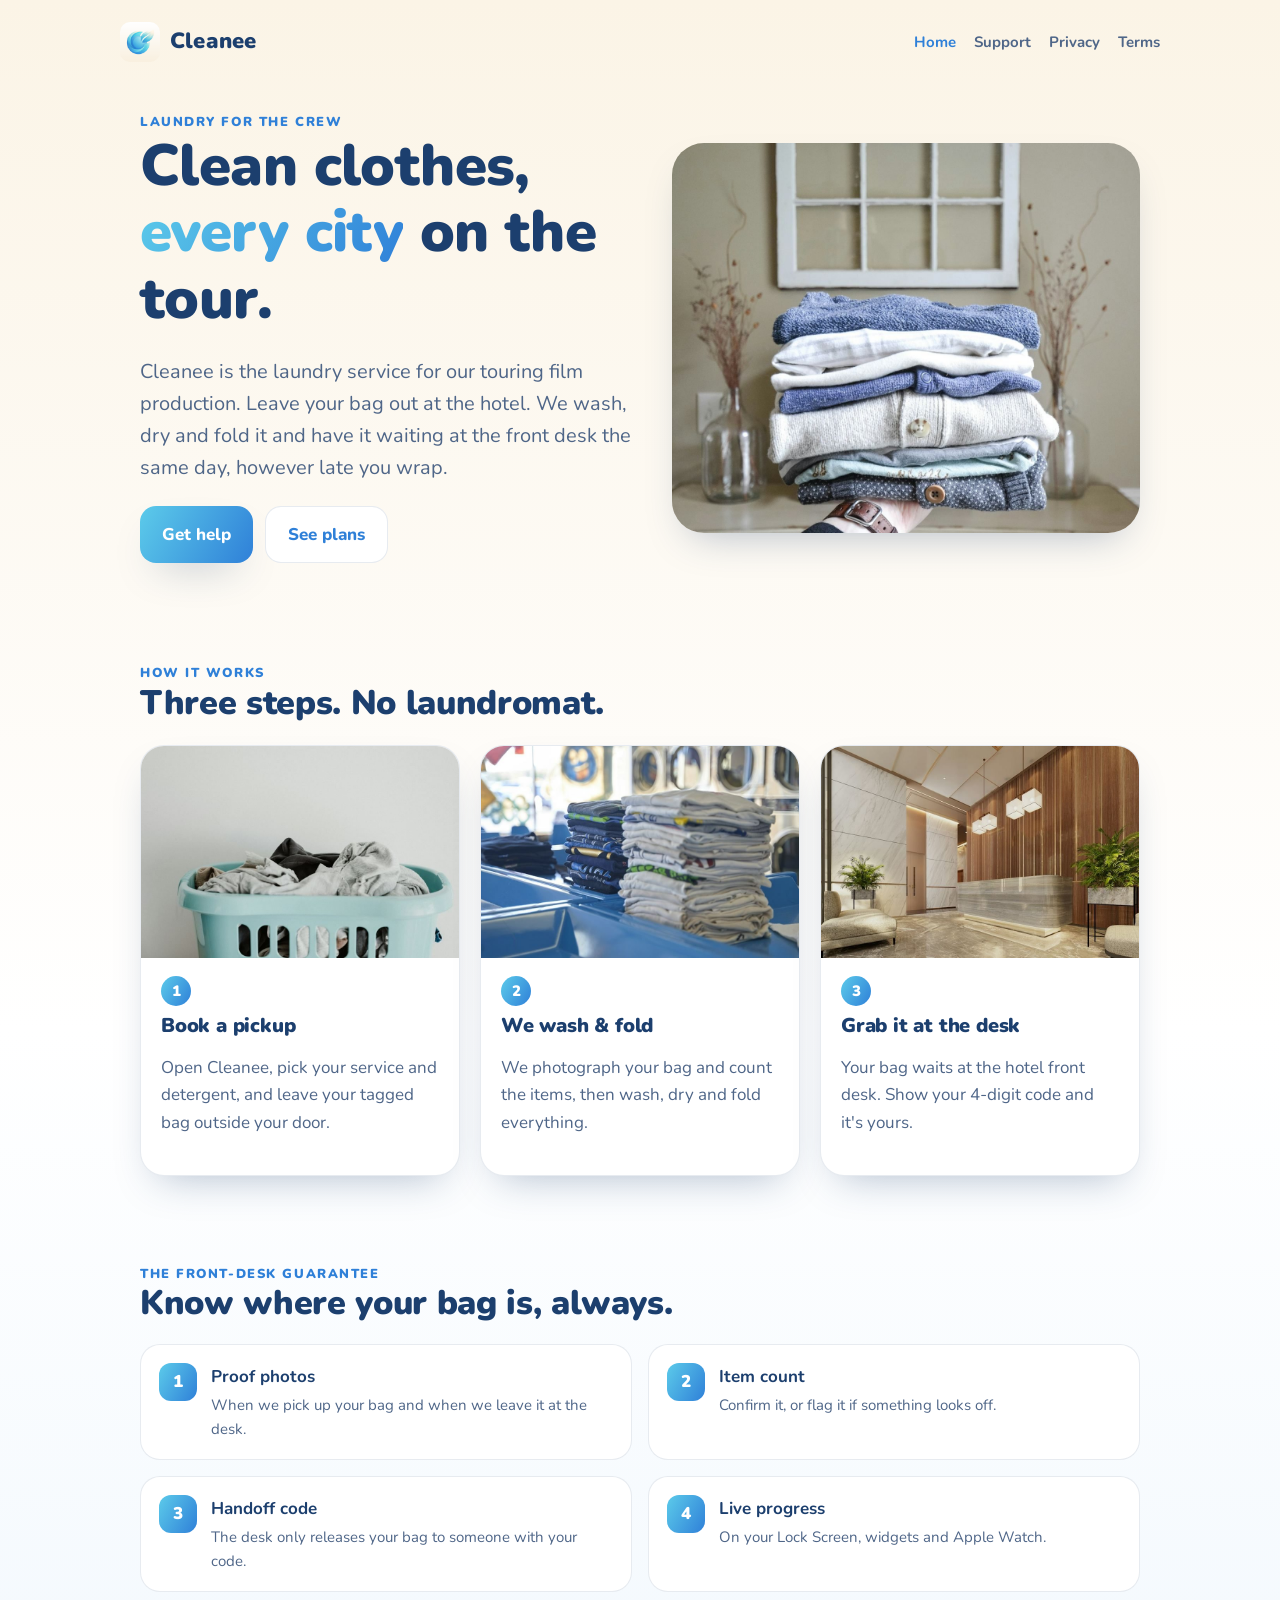
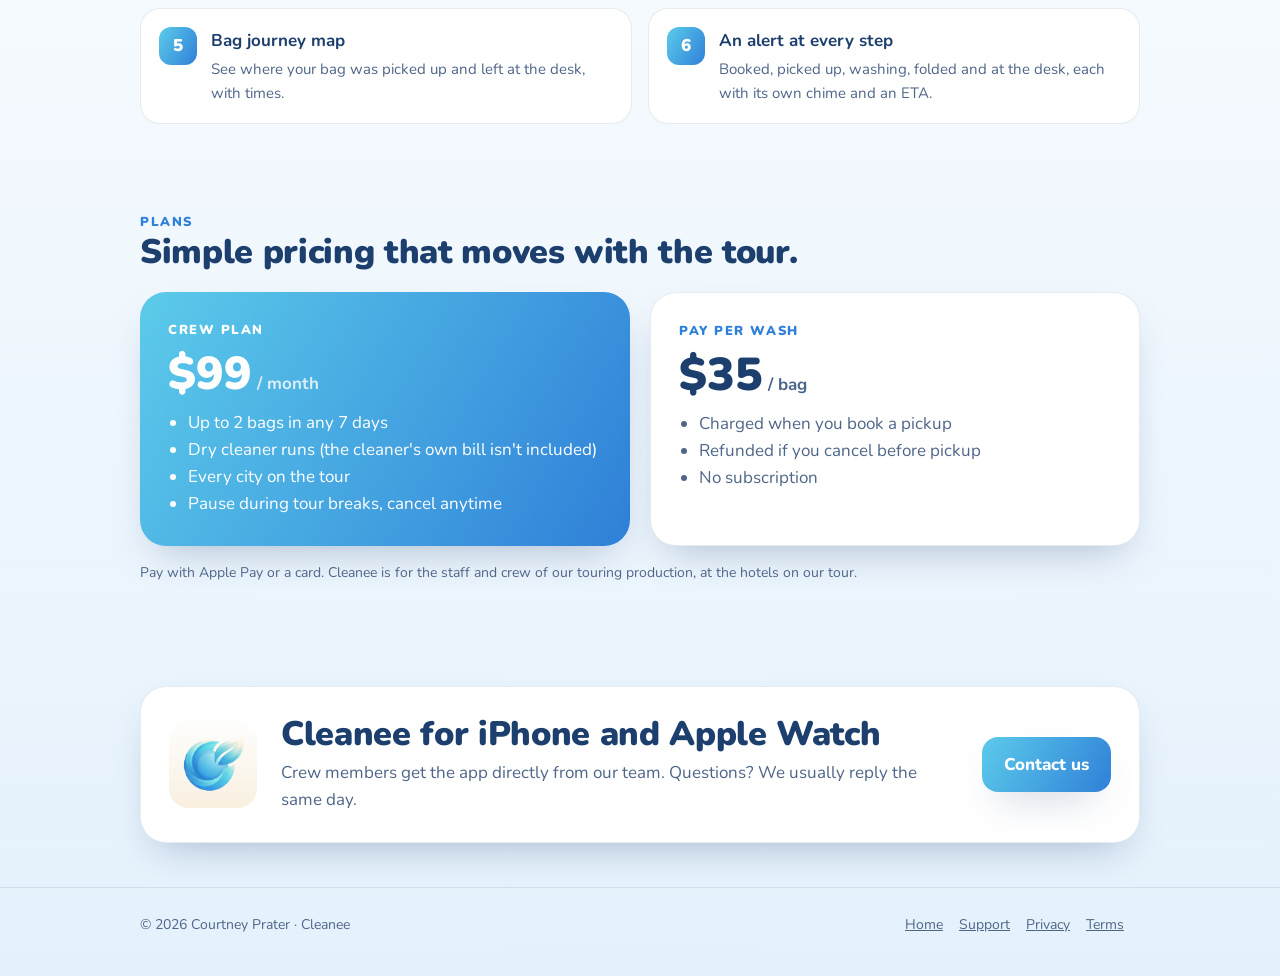
<file: index.html>
<!doctype html>
<html lang="en"><head><meta charset="utf-8"><meta name="viewport" content="width=device-width,initial-scale=1">
<title>Cleanee: laundry for the crew</title><meta name="description" content="Laundry pickup for touring film crews. Bag out at your hotel, clean clothes at the front desk the same day.">
<meta name="theme-color" content="#2F80D8">
<meta property="og:title" content="Cleanee: laundry for the crew"><meta property="og:description" content="Laundry pickup for touring film crews. Bag out at your hotel, clean clothes at the front desk the same day."><meta property="og:image" content="img/hero.jpg">
<link rel="icon" href="img/favicon.png"><link rel="apple-touch-icon" href="img/apple-touch-icon.png">
<link rel="preconnect" href="https://fonts.googleapis.com"><link rel="preconnect" href="https://fonts.gstatic.com" crossorigin>
<link href="https://fonts.googleapis.com/css2?family=Nunito:wght@400;700;800;900&display=swap" rel="stylesheet">
<link rel="stylesheet" href="style.css"></head>
<body>
<header class="wrap top"><a class="logo" href="index.html"><img src="img/icon.png" alt="">Cleanee</a><nav><a href="index.html" aria-current="page">Home</a><a href="support.html">Support</a><a href="privacy.html">Privacy</a><a href="terms.html">Terms</a></nav></header>
<main class="wrap">
<section class="hero">
<div>
<div class="eyebrow">Laundry for the crew</div>
<h1>Clean clothes, <span class="accent">every city</span> on the tour.</h1>
<p class="lead">Cleanee is the laundry service for our touring film production. Leave your bag out at the hotel. We wash, dry and fold it and have it waiting at the front desk the same day, however late you wrap.</p>
<div class="actions"><a class="btn" href="support.html">Get help</a><a class="btn ghost" href="#plans">See plans</a></div>
</div>
<div class="shot"><img src="img/hero.jpg" alt="A neat stack of folded laundry"></div>
</section>

<section class="section" id="how">
<div class="eyebrow">How it works</div>
<h2>Three steps. No laundromat.</h2>
<div class="steps">
<div class="step"><img src="img/pickup.jpg" alt="A laundry basket" loading="lazy"><div><span class="num">1</span><h3>Book a pickup</h3><p>Open Cleanee, pick your service and detergent, and leave your tagged bag outside your door.</p></div></div>
<div class="step"><img src="img/washfold.jpg" alt="Stacks of folded shirts" loading="lazy"><div><span class="num">2</span><h3>We wash &amp; fold</h3><p>We photograph your bag and count the items, then wash, dry and fold everything.</p></div></div>
<div class="step"><img src="img/frontdesk.jpg" alt="A hotel lobby front desk" loading="lazy"><div><span class="num">3</span><h3>Grab it at the desk</h3><p>Your bag waits at the hotel front desk. Show your 4-digit code and it's yours.</p></div></div>
</div>
</section>

<section class="section">
<div class="eyebrow">The front-desk guarantee</div>
<h2>Know where your bag is, always.</h2>
<div class="features">
<div class="feature"><div class="dot">1</div><div><strong>Proof photos</strong><p>When we pick up your bag and when we leave it at the desk.</p></div></div>
<div class="feature"><div class="dot">2</div><div><strong>Item count</strong><p>Confirm it, or flag it if something looks off.</p></div></div>
<div class="feature"><div class="dot">3</div><div><strong>Handoff code</strong><p>The desk only releases your bag to someone with your code.</p></div></div>
<div class="feature"><div class="dot">4</div><div><strong>Live progress</strong><p>On your Lock Screen, widgets and Apple Watch.</p></div></div>
<div class="feature"><div class="dot">5</div><div><strong>Bag journey map</strong><p>See where your bag was picked up and left at the desk, with times.</p></div></div>
<div class="feature"><div class="dot">6</div><div><strong>An alert at every step</strong><p>Booked, picked up, washing, folded and at the desk, each with its own chime and an ETA.</p></div></div>
</div>
</section>

<section class="section" id="plans">
<div class="eyebrow">Plans</div>
<h2>Simple pricing that moves with the tour.</h2>
<div class="plans">
<div class="plan best"><div class="eyebrow">Crew Plan</div><div class="price">$99<small> / month</small></div><ul><li>Up to 2 bags in any 7 days</li><li>Dry cleaner runs (the cleaner's own bill isn't included)</li><li>Every city on the tour</li><li>Pause during tour breaks, cancel anytime</li></ul></div>
<div class="plan"><div class="eyebrow">Pay Per Wash</div><div class="price">$35<small> / bag</small></div><ul><li>Charged when you book a pickup</li><li>Refunded if you cancel before pickup</li><li>No subscription</li></ul></div>
</div>
<p class="small" style="margin-top:16px">Pay with Apple Pay or a card. Cleanee is for the staff and crew of our touring production, at the hotels on our tour.</p>
</section>

<section class="section"><div class="card" style="display:flex;gap:24px;align-items:center;flex-wrap:wrap">
<img src="img/icon.png" alt="Cleanee app icon" style="width:88px;height:88px;border-radius:20px">
<div style="flex:1;min-width:240px"><h2 style="margin:0">Cleanee for iPhone and Apple Watch</h2><p style="margin:.3em 0 0">Crew members get the app directly from our team. Questions? We usually reply the same day.</p></div>
<a class="btn" href="mailto:prater10@icloud.com?subject=Cleanee">Contact us</a>
</div></section>
</main>
<footer><div class="wrap"><div>&copy; 2026 Courtney Prater &middot; Cleanee</div><div><a href="index.html" aria-current="page">Home</a><a href="support.html">Support</a><a href="privacy.html">Privacy</a><a href="terms.html">Terms</a></div></div></footer>
</body></html>
</file>
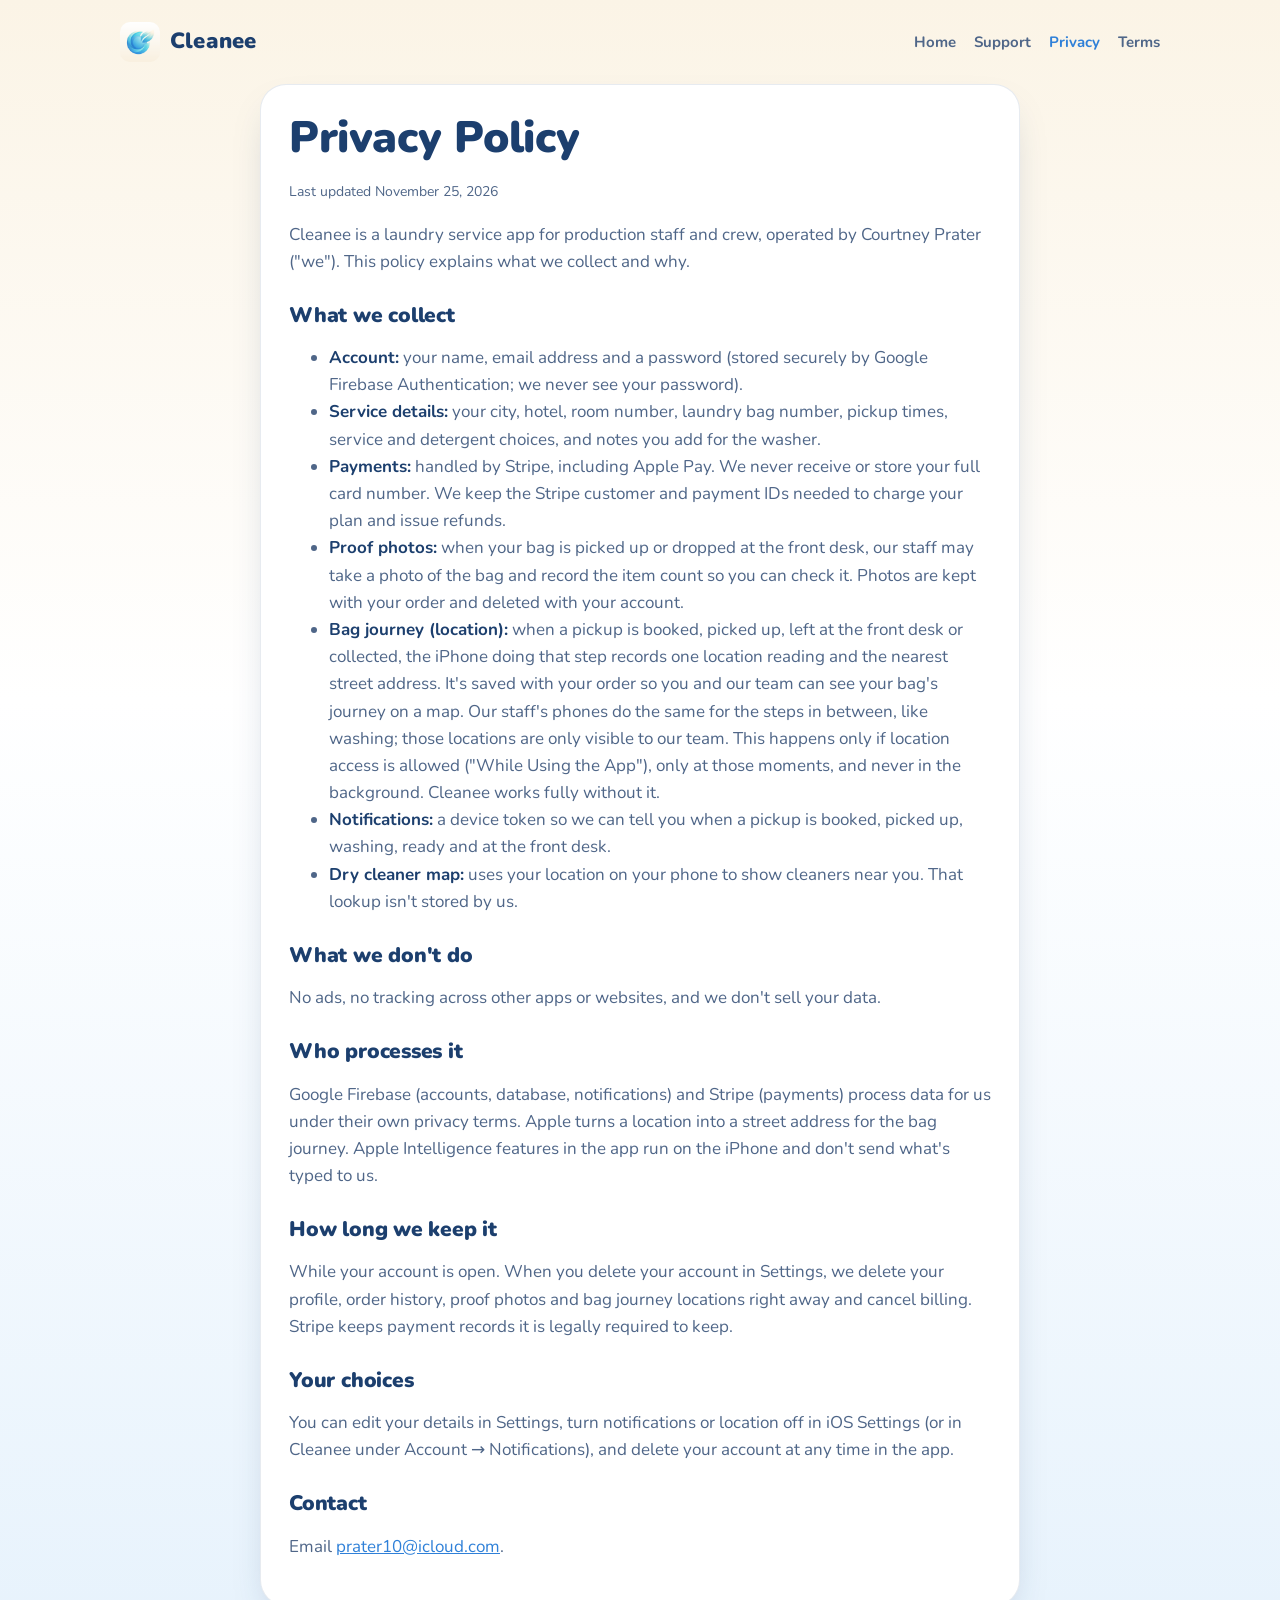
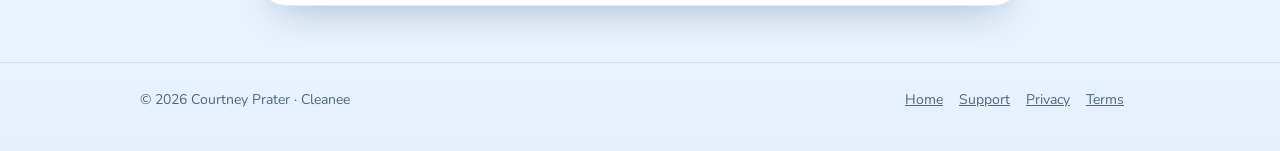
<file: privacy.html>
<!doctype html>
<html lang="en"><head><meta charset="utf-8"><meta name="viewport" content="width=device-width,initial-scale=1">
<title>Cleanee Privacy Policy</title><meta name="description" content="What Cleanee collects and why.">
<meta name="theme-color" content="#2F80D8">
<meta property="og:title" content="Cleanee Privacy Policy"><meta property="og:description" content="What Cleanee collects and why."><meta property="og:image" content="img/hero.jpg">
<link rel="icon" href="img/favicon.png"><link rel="apple-touch-icon" href="img/apple-touch-icon.png">
<link rel="preconnect" href="https://fonts.googleapis.com"><link rel="preconnect" href="https://fonts.gstatic.com" crossorigin>
<link href="https://fonts.googleapis.com/css2?family=Nunito:wght@400;700;800;900&display=swap" rel="stylesheet">
<link rel="stylesheet" href="style.css"></head>
<body>
<header class="wrap top"><a class="logo" href="index.html"><img src="img/icon.png" alt="">Cleanee</a><nav><a href="index.html">Home</a><a href="support.html">Support</a><a href="privacy.html" aria-current="page">Privacy</a><a href="terms.html">Terms</a></nav></header>
<main class="wrap">
<article class="doc card"><h1>Privacy Policy</h1>
<p class="small">Last updated November 25, 2026</p>
<p>Cleanee is a laundry service app for production staff and crew, operated by Courtney Prater ("we"). This policy explains what we collect and why.</p>
<h2>What we collect</h2>
<ul>
<li><strong>Account:</strong> your name, email address and a password (stored securely by Google Firebase Authentication; we never see your password).</li>
<li><strong>Service details:</strong> your city, hotel, room number, laundry bag number, pickup times, service and detergent choices, and notes you add for the washer.</li>
<li><strong>Payments:</strong> handled by Stripe, including Apple Pay. We never receive or store your full card number. We keep the Stripe customer and payment IDs needed to charge your plan and issue refunds.</li>
<li><strong>Proof photos:</strong> when your bag is picked up or dropped at the front desk, our staff may take a photo of the bag and record the item count so you can check it. Photos are kept with your order and deleted with your account.</li>
<li><strong>Bag journey (location):</strong> when a pickup is booked, picked up, left at the front desk or collected, the iPhone doing that step records one location reading and the nearest street address. It's saved with your order so you and our team can see your bag's journey on a map. Our staff's phones do the same for the steps in between, like washing; those locations are only visible to our team. This happens only if location access is allowed ("While Using the App"), only at those moments, and never in the background. Cleanee works fully without it.</li>
<li><strong>Notifications:</strong> a device token so we can tell you when a pickup is booked, picked up, washing, ready and at the front desk.</li>
<li><strong>Dry cleaner map:</strong> uses your location on your phone to show cleaners near you. That lookup isn't stored by us.</li>
</ul>
<h2>What we don't do</h2>
<p>No ads, no tracking across other apps or websites, and we don't sell your data.</p>
<h2>Who processes it</h2>
<p>Google Firebase (accounts, database, notifications) and Stripe (payments) process data for us under their own privacy terms. Apple turns a location into a street address for the bag journey. Apple Intelligence features in the app run on the iPhone and don't send what's typed to us.</p>
<h2>How long we keep it</h2>
<p>While your account is open. When you delete your account in Settings, we delete your profile, order history, proof photos and bag journey locations right away and cancel billing. Stripe keeps payment records it is legally required to keep.</p>
<h2>Your choices</h2>
<p>You can edit your details in Settings, turn notifications or location off in iOS Settings (or in Cleanee under Account → Notifications), and delete your account at any time in the app.</p>
<h2>Contact</h2>
<p>Email <a href="mailto:prater10@icloud.com">prater10@icloud.com</a>.</p></article>
</main>
<footer><div class="wrap"><div>&copy; 2026 Courtney Prater &middot; Cleanee</div><div><a href="index.html">Home</a><a href="support.html">Support</a><a href="privacy.html" aria-current="page">Privacy</a><a href="terms.html">Terms</a></div></div></footer>
</body></html>
</file>
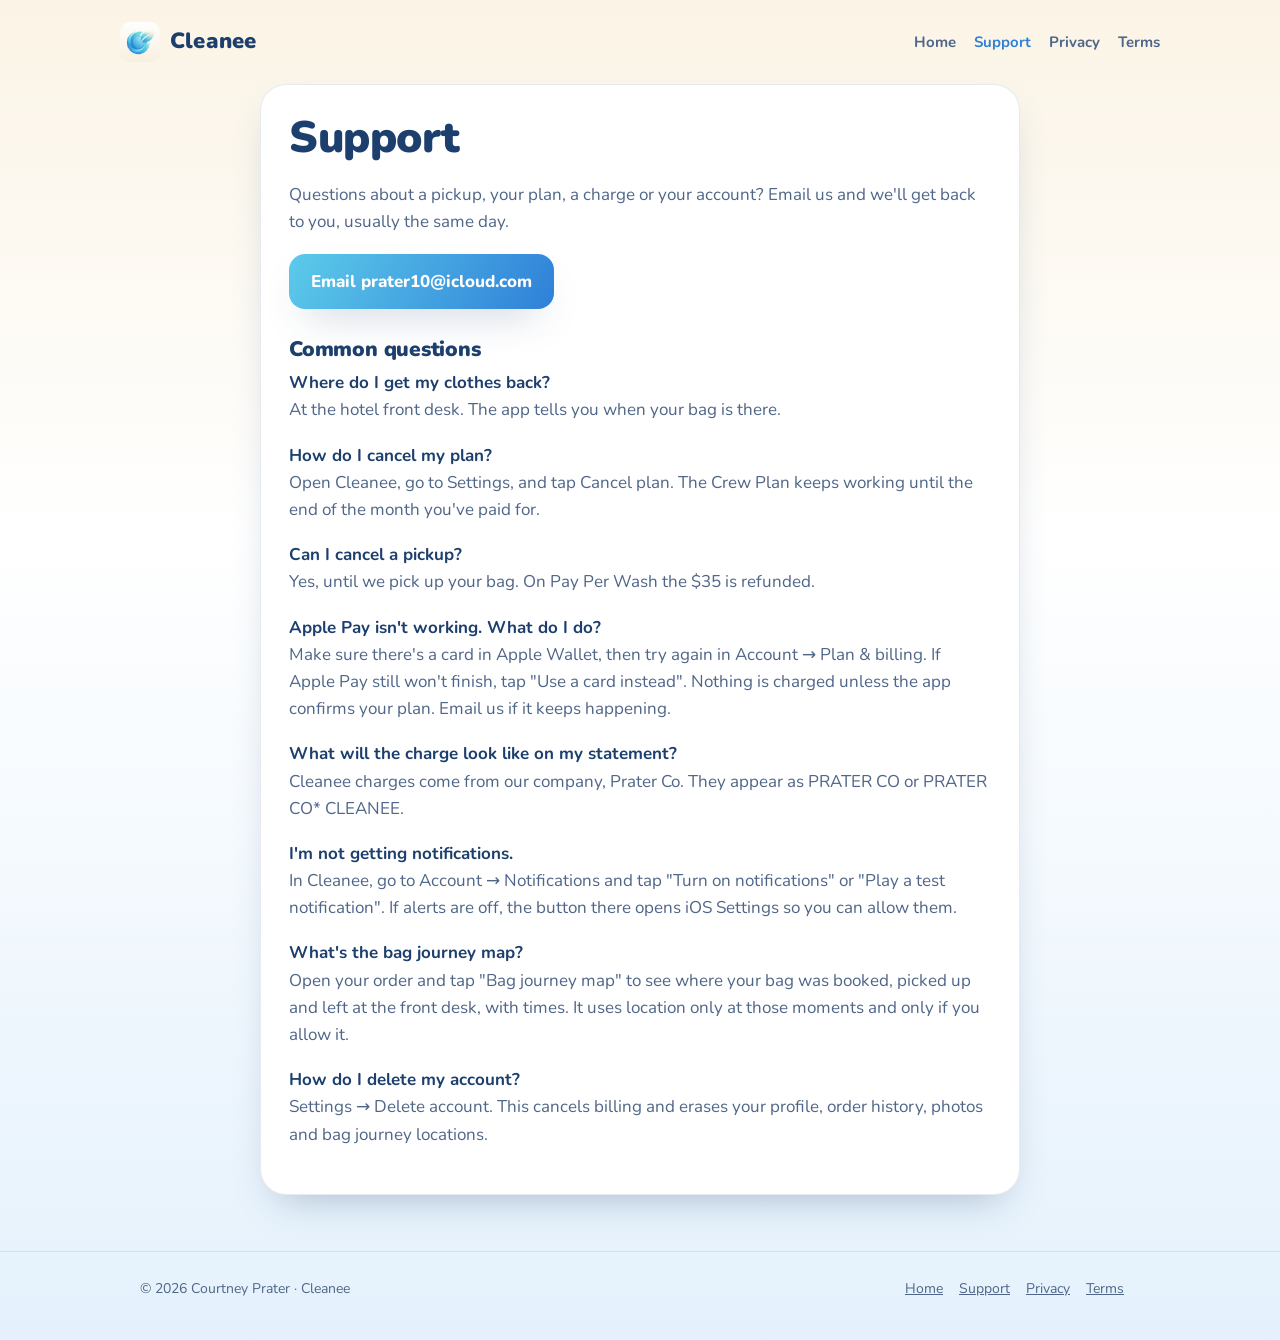
<file: support.html>
<!doctype html>
<html lang="en"><head><meta charset="utf-8"><meta name="viewport" content="width=device-width,initial-scale=1">
<title>Cleanee Support</title><meta name="description" content="Help with Cleanee pickups, plans, charges and accounts.">
<meta name="theme-color" content="#2F80D8">
<meta property="og:title" content="Cleanee Support"><meta property="og:description" content="Help with Cleanee pickups, plans, charges and accounts."><meta property="og:image" content="img/hero.jpg">
<link rel="icon" href="img/favicon.png"><link rel="apple-touch-icon" href="img/apple-touch-icon.png">
<link rel="preconnect" href="https://fonts.googleapis.com"><link rel="preconnect" href="https://fonts.gstatic.com" crossorigin>
<link href="https://fonts.googleapis.com/css2?family=Nunito:wght@400;700;800;900&display=swap" rel="stylesheet">
<link rel="stylesheet" href="style.css"></head>
<body>
<header class="wrap top"><a class="logo" href="index.html"><img src="img/icon.png" alt="">Cleanee</a><nav><a href="index.html">Home</a><a href="support.html" aria-current="page">Support</a><a href="privacy.html">Privacy</a><a href="terms.html">Terms</a></nav></header>
<main class="wrap">
<article class="doc card faq"><h1>Support</h1>
<p>Questions about a pickup, your plan, a charge or your account? Email us and we'll get back to you, usually the same day.</p>
<p><a class="btn" href="mailto:prater10@icloud.com?subject=Cleanee%20support">Email prater10@icloud.com</a></p>
<h2>Common questions</h2>
<p><strong>Where do I get my clothes back?</strong><br>At the hotel front desk. The app tells you when your bag is there.</p>
<p><strong>How do I cancel my plan?</strong><br>Open Cleanee, go to Settings, and tap Cancel plan. The Crew Plan keeps working until the end of the month you've paid for.</p>
<p><strong>Can I cancel a pickup?</strong><br>Yes, until we pick up your bag. On Pay Per Wash the $35 is refunded.</p>
<p><strong>Apple Pay isn't working. What do I do?</strong><br>Make sure there's a card in Apple Wallet, then try again in Account → Plan &amp; billing. If Apple Pay still won't finish, tap "Use a card instead". Nothing is charged unless the app confirms your plan. Email us if it keeps happening.</p>
<p><strong>What will the charge look like on my statement?</strong><br>Cleanee charges come from our company, Prater Co. They appear as PRATER CO or PRATER CO* CLEANEE.</p>
<p><strong>I'm not getting notifications.</strong><br>In Cleanee, go to Account → Notifications and tap "Turn on notifications" or "Play a test notification". If alerts are off, the button there opens iOS Settings so you can allow them.</p>
<p><strong>What's the bag journey map?</strong><br>Open your order and tap "Bag journey map" to see where your bag was booked, picked up and left at the front desk, with times. It uses location only at those moments and only if you allow it.</p>
<p><strong>How do I delete my account?</strong><br>Settings → Delete account. This cancels billing and erases your profile, order history, photos and bag journey locations.</p></article>
</main>
<footer><div class="wrap"><div>&copy; 2026 Courtney Prater &middot; Cleanee</div><div><a href="index.html">Home</a><a href="support.html" aria-current="page">Support</a><a href="privacy.html">Privacy</a><a href="terms.html">Terms</a></div></div></footer>
</body></html>
</file>
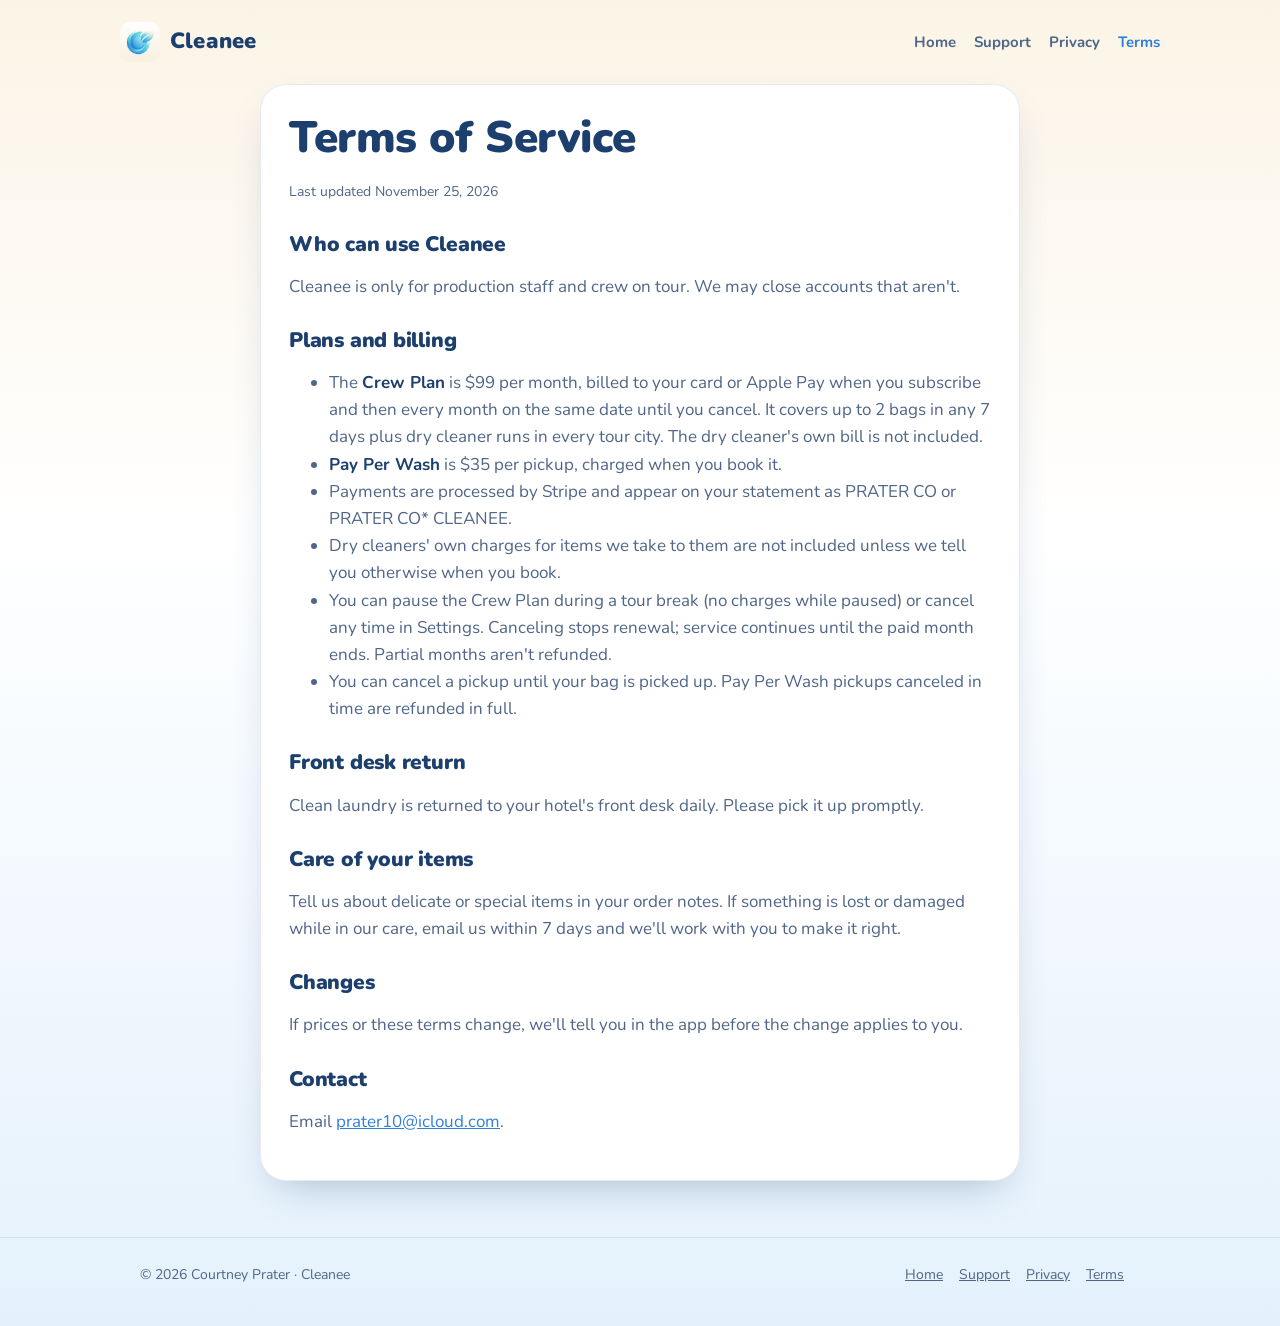
<file: terms.html>
<!doctype html>
<html lang="en"><head><meta charset="utf-8"><meta name="viewport" content="width=device-width,initial-scale=1">
<title>Cleanee Terms of Service</title><meta name="description" content="Cleanee plans, billing and service terms.">
<meta name="theme-color" content="#2F80D8">
<meta property="og:title" content="Cleanee Terms of Service"><meta property="og:description" content="Cleanee plans, billing and service terms."><meta property="og:image" content="img/hero.jpg">
<link rel="icon" href="img/favicon.png"><link rel="apple-touch-icon" href="img/apple-touch-icon.png">
<link rel="preconnect" href="https://fonts.googleapis.com"><link rel="preconnect" href="https://fonts.gstatic.com" crossorigin>
<link href="https://fonts.googleapis.com/css2?family=Nunito:wght@400;700;800;900&display=swap" rel="stylesheet">
<link rel="stylesheet" href="style.css"></head>
<body>
<header class="wrap top"><a class="logo" href="index.html"><img src="img/icon.png" alt="">Cleanee</a><nav><a href="index.html">Home</a><a href="support.html">Support</a><a href="privacy.html">Privacy</a><a href="terms.html" aria-current="page">Terms</a></nav></header>
<main class="wrap">
<article class="doc card"><h1>Terms of Service</h1>
<p class="small">Last updated November 25, 2026</p>
<h2>Who can use Cleanee</h2>
<p>Cleanee is only for production staff and crew on tour. We may close accounts that aren't.</p>
<h2>Plans and billing</h2>
<ul>
<li>The <strong>Crew Plan</strong> is $99 per month, billed to your card or Apple Pay when you subscribe and then every month on the same date until you cancel. It covers up to 2 bags in any 7 days plus dry cleaner runs in every tour city. The dry cleaner's own bill is not included.</li>
<li><strong>Pay Per Wash</strong> is $35 per pickup, charged when you book it.</li>
<li>Payments are processed by Stripe and appear on your statement as PRATER CO or PRATER CO* CLEANEE.</li>
<li>Dry cleaners' own charges for items we take to them are not included unless we tell you otherwise when you book.</li>
<li>You can pause the Crew Plan during a tour break (no charges while paused) or cancel any time in Settings. Canceling stops renewal; service continues until the paid month ends. Partial months aren't refunded.</li>
<li>You can cancel a pickup until your bag is picked up. Pay Per Wash pickups canceled in time are refunded in full.</li>
</ul>
<h2>Front desk return</h2>
<p>Clean laundry is returned to your hotel's front desk daily. Please pick it up promptly.</p>
<h2>Care of your items</h2>
<p>Tell us about delicate or special items in your order notes. If something is lost or damaged while in our care, email us within 7 days and we'll work with you to make it right.</p>
<h2>Changes</h2>
<p>If prices or these terms change, we'll tell you in the app before the change applies to you.</p>
<h2>Contact</h2>
<p>Email <a href="mailto:prater10@icloud.com">prater10@icloud.com</a>.</p></article>
</main>
<footer><div class="wrap"><div>&copy; 2026 Courtney Prater &middot; Cleanee</div><div><a href="index.html">Home</a><a href="support.html">Support</a><a href="privacy.html">Privacy</a><a href="terms.html" aria-current="page">Terms</a></div></div></footer>
</body></html>
</file>
<file: style.css>
:root{
  --navy:#1C3F6E;--blue:#2F80D8;--aqua:#5CCBEA;--cream:#FBF4E6;
  --ink:#1C3F6E;--muted:#4F6688;--card:#FFFFFF;--line:rgba(28,63,110,.10);
  --bg:#FBF4E6;--bg2:#FFFFFF;--bg3:#E4F1FC;
  --brand:linear-gradient(120deg,var(--aqua),var(--blue));
  --shadow:0 18px 40px -18px rgba(28,63,110,.35);
}
@media (prefers-color-scheme:dark){:root:not([data-theme="light"]){
  --ink:#FFFFFF;--muted:#B7C6DC;--card:#162A45;--line:rgba(255,255,255,.10);
  --bg:#0D1A2C;--bg2:#10233D;--bg3:#14304F;--shadow:0 18px 40px -18px rgba(0,0,0,.6)}}
:root[data-theme="dark"]{--ink:#FFFFFF;--muted:#B7C6DC;--card:#162A45;--line:rgba(255,255,255,.10);--bg:#0D1A2C;--bg2:#10233D;--bg3:#14304F}
*{box-sizing:border-box}
html{-webkit-text-size-adjust:100%}
body{margin:0;color:var(--ink);background:linear-gradient(180deg,var(--bg),var(--bg2) 40%,var(--bg3));min-height:100vh;
  font:17px/1.6 ui-rounded,"SF Pro Rounded","Nunito",-apple-system,BlinkMacSystemFont,system-ui,sans-serif}
a{color:var(--blue)}
img{max-width:100%;display:block}
.wrap{max-width:1040px;margin:0 auto;padding:0 20px}
.top{display:flex;align-items:center;justify-content:space-between;gap:16px;padding:22px 0}
.logo{display:flex;align-items:center;gap:10px;text-decoration:none;color:var(--ink);font-weight:900;font-size:22px;letter-spacing:.2px}
.logo img{width:40px;height:40px;border-radius:10px}
.top nav{display:flex;gap:18px;flex-wrap:wrap}
.top nav a{text-decoration:none;color:var(--muted);font-weight:700;font-size:15px}
.top nav a[aria-current]{color:var(--blue)}
h1,h2,h3{line-height:1.15;margin:0 0 .4em;font-weight:900;letter-spacing:-.01em}
h1{font-size:clamp(34px,6vw,58px)}
h2{font-size:clamp(24px,3.4vw,34px)}
h3{font-size:20px}
p,li{color:var(--muted)}
strong{color:var(--ink)}
.accent{background:var(--brand);-webkit-background-clip:text;background-clip:text;color:transparent}
.btn{display:inline-flex;align-items:center;gap:8px;padding:14px 22px;border-radius:16px;background:var(--brand);color:#fff;text-decoration:none;font-weight:800;box-shadow:var(--shadow)}
.btn.ghost{background:var(--card);color:var(--blue);box-shadow:none;border:1px solid var(--line)}
.eyebrow{font-size:13px;font-weight:900;letter-spacing:.12em;text-transform:uppercase;color:var(--blue)}
.hero{display:grid;grid-template-columns:1.05fr 1fr;gap:40px;align-items:center;padding:28px 0 56px}
.hero p.lead{font-size:20px;max-width:30em}
.hero .actions{display:flex;gap:12px;flex-wrap:wrap;margin-top:22px}
.hero .shot{border-radius:32px;overflow:hidden;box-shadow:var(--shadow);aspect-ratio:6/5}
.hero .shot img{width:100%;height:100%;object-fit:cover}
.card{background:var(--card);border:1px solid var(--line);border-radius:26px;padding:28px;box-shadow:var(--shadow)}
.section{padding:44px 0}
.steps{display:grid;grid-template-columns:repeat(3,1fr);gap:20px;margin-top:22px}
.step{background:var(--card);border:1px solid var(--line);border-radius:24px;overflow:hidden;box-shadow:var(--shadow)}
.step img{aspect-ratio:3/2;object-fit:cover;width:100%}
.step div{padding:18px 20px 22px}
.num{display:inline-grid;place-items:center;width:30px;height:30px;border-radius:50%;background:var(--brand);color:#fff;font-weight:900;font-size:15px;margin-bottom:8px}
.features{display:grid;grid-template-columns:repeat(2,1fr);gap:16px;margin-top:20px}
.feature{display:flex;gap:14px;align-items:flex-start;background:var(--card);border:1px solid var(--line);border-radius:20px;padding:18px}
.feature .dot{flex:none;width:38px;height:38px;border-radius:12px;background:var(--brand);display:grid;place-items:center;color:#fff;font-weight:900}
.feature p{margin:.2em 0 0;font-size:15px}
.plans{display:grid;grid-template-columns:repeat(2,1fr);gap:20px;margin-top:20px}
.plan{background:var(--card);border:1px solid var(--line);border-radius:26px;padding:28px;box-shadow:var(--shadow)}
.plan.best{background:var(--brand);color:#fff;border:0}
.plan.best p,.plan.best li,.plan.best strong,.plan.best .eyebrow{color:#fff}
.price{font-size:46px;font-weight:900;line-height:1;margin:10px 0}
.price small{font-size:17px;font-weight:700;opacity:.8}
.plan ul{padding-left:20px;margin:12px 0 0}
.doc{max-width:760px;margin:0 auto 56px}
.doc h1{font-size:clamp(30px,5vw,44px)}
.doc h2{font-size:21px;margin-top:28px}
.small{font-size:14px}
.faq p{margin:0 0 18px}
footer{border-top:1px solid var(--line);padding:26px 0 40px;font-size:14px;color:var(--muted)}
footer .wrap{display:flex;justify-content:space-between;gap:16px;flex-wrap:wrap}
footer a{color:var(--muted);margin-right:16px}
@media (max-width:820px){
  .hero{grid-template-columns:1fr;gap:26px;padding-top:8px}
  .steps,.features,.plans{grid-template-columns:1fr}
  .top{flex-wrap:wrap}
}
</file>
